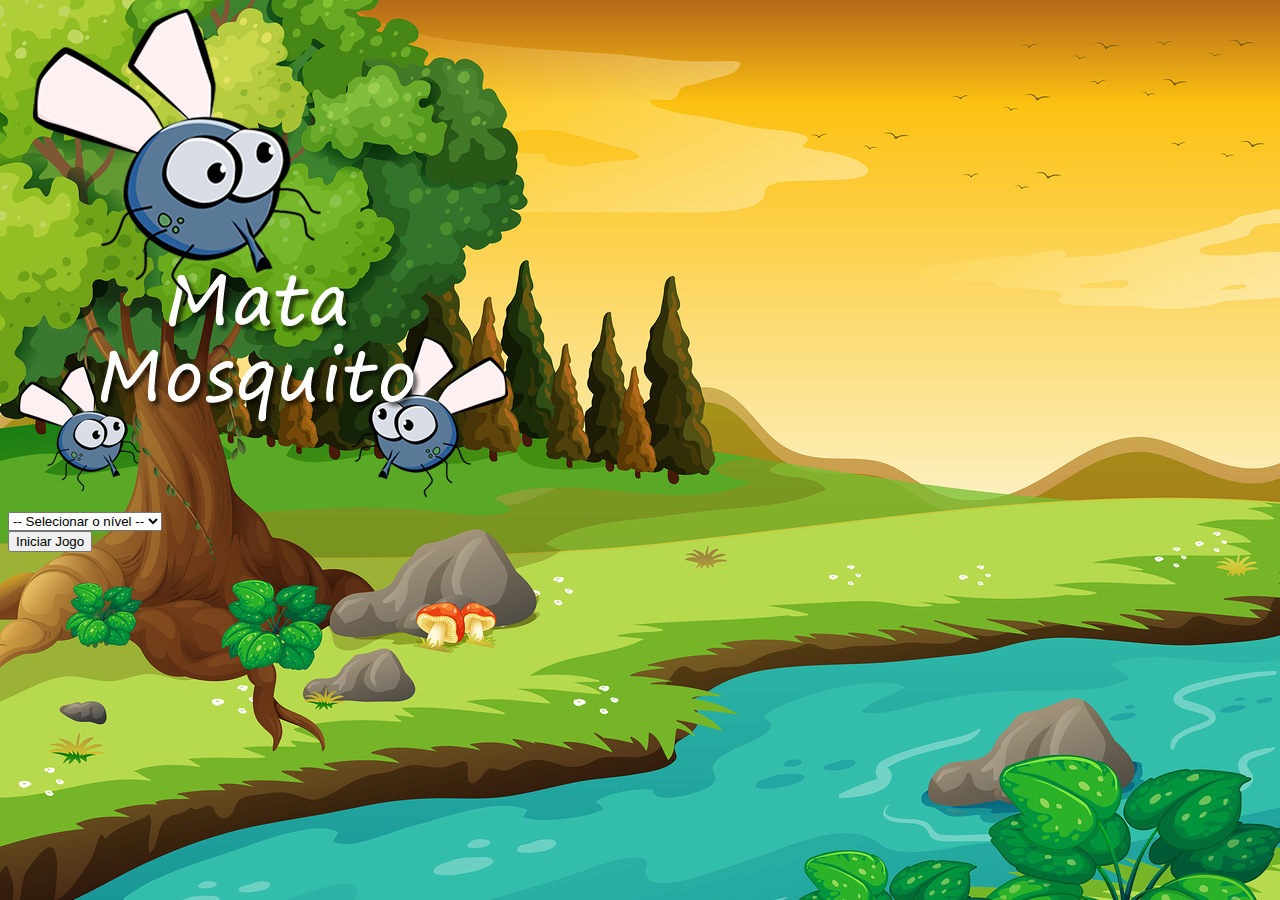
<file: index.html>
<!DOCTYPE html>
<html>
	<head>
		<meta charset="utf-8">
		<meta name="viewport" content="width=device-width, initial-scale=1">
		<title></title>

		<link href="https://cdn.jsdelivr.net/npm/bootstrap@5.3.0-alpha1/dist/css/bootstrap.min.css" rel="stylesheet" integrity="sha384-GLhlTQ8iRABdZLl6O3oVMWSktQOp6b7In1Zl3/Jr59b6EGGoI1aFkw7cmDA6j6gD" crossorigin="anonymous">
		<script src="https://cdn.jsdelivr.net/npm/bootstrap@5.3.0-alpha1/dist/js/bootstrap.bundle.min.js" integrity="sha384-w76AqPfDkMBDXo30jS1Sgez6pr3x5MlQ1ZAGC+nuZB+EYdgRZgiwxhTBTkF7CXvN" crossorigin="anonymous"></script>

		<link rel="stylesheet" type="text/css" href="estilo.css">

		

		<script>
			
			function iniciarJogo(){

				nivel = document.getElementById('nivel').value

				if(nivel === ''){

					alert("Selecione um nivel pra começar o jogo")
					return false
				}

				window.location.href = "app.html?" + nivel 
			}
		</script>

	</head>
	<body>

		<div class="container">
			<div class="row">
				<div class="col">
					<div class="d-flex justify-content-center">
						<img src="imagens/game.png">
					</div>

				</div> 
			</div>

			<div class="row">
				<div class="col">
					<div class="d-flex justify-content-center">
						<div class="mb-2"> 
							<select class="form-control" id="nivel">
								<option value="">-- Selecionar o nível --</option>
								<option value="Normal">Normal</option>
								<option value="Dificil">Dificil</option>
								<option value="hardcore">Hardcore</option>
							</select>	
						</div>
					</div>
				</div>
			</div>	 


			<div class="row">
				<div class="col">
					<div class="d-flex justify-content-center">
						<button type="Button" class="btn btn-danger btn-lg" onclick="iniciarJogo()">
							Iniciar Jogo
						</button> 
					</div>
					
				</div> 
			</div>
		</div>

	</body>
</html>
</file>
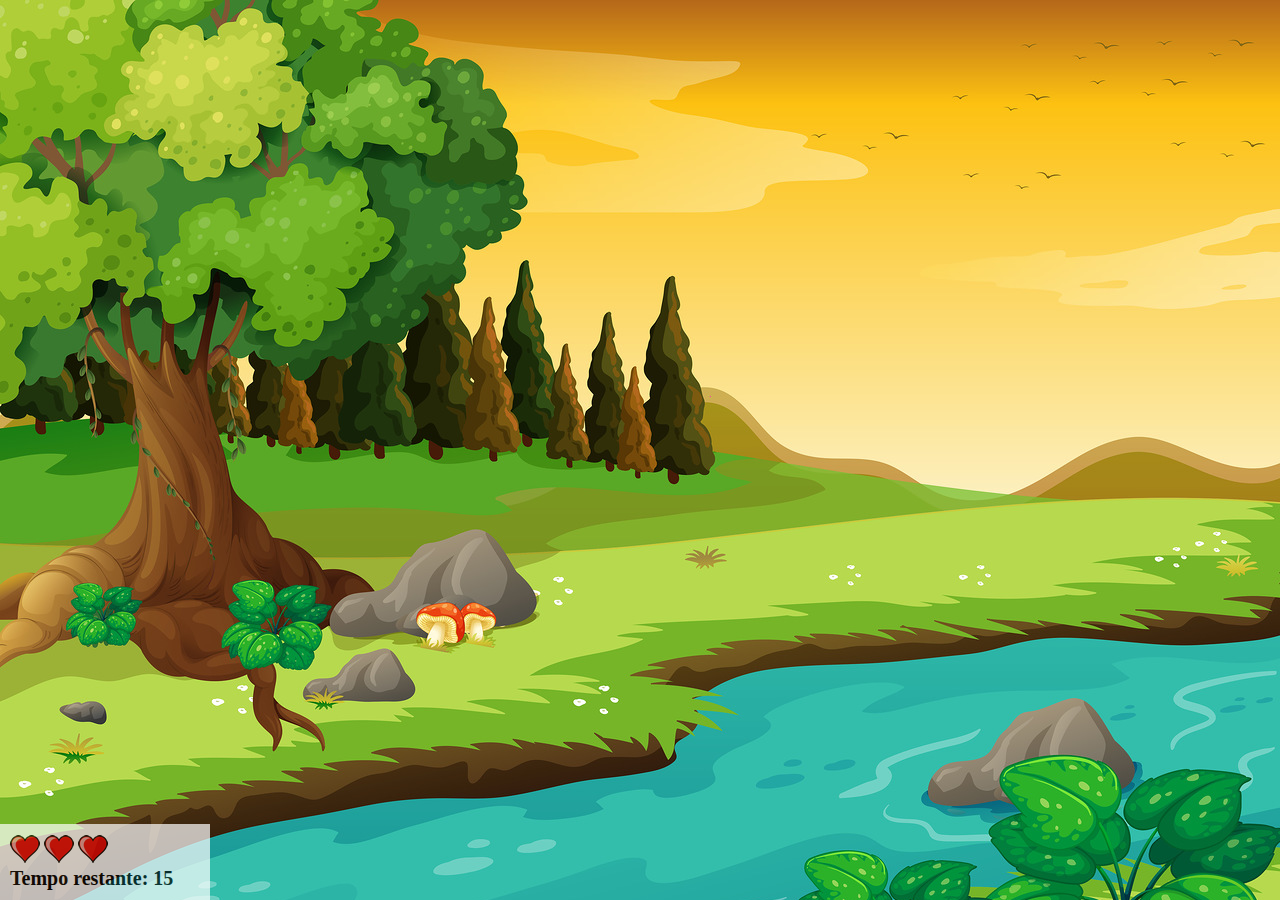
<file: app.html>
<!DOCTYPE html>
<html>
	<head>
		<meta charset="utf-8">
		<meta name="viewport" content="width=device-width, initial-scale=1">
		<title>Jogo mosquisto</title>
		<link rel="stylesheet" type="text/css" href="estilo.css">

		<script src="jogo.js"></script>	
	</head> 
	<body onresize="ajustaTamanho()">


		<div class="painel">
			<div class="vidas">
				<img id="v1" src="imagens/coracao_cheio.png"/>
				<img id="v2" src="imagens/coracao_cheio.png"/>
				<img id="v3" src="imagens/coracao_cheio	.png"/>
			</div>
			<div class="tempo">Tempo restante: <span id="cronometro"></span></div>
		</div>
		
		<script>	

			document.getElementById('cronometro').innerHTML = tempo

			var criaMosca = setInterval(function(){

				posicaoMosquisto()

			}, criaMosquitoTempo)
		</script>
	</body>
</html>
</file>
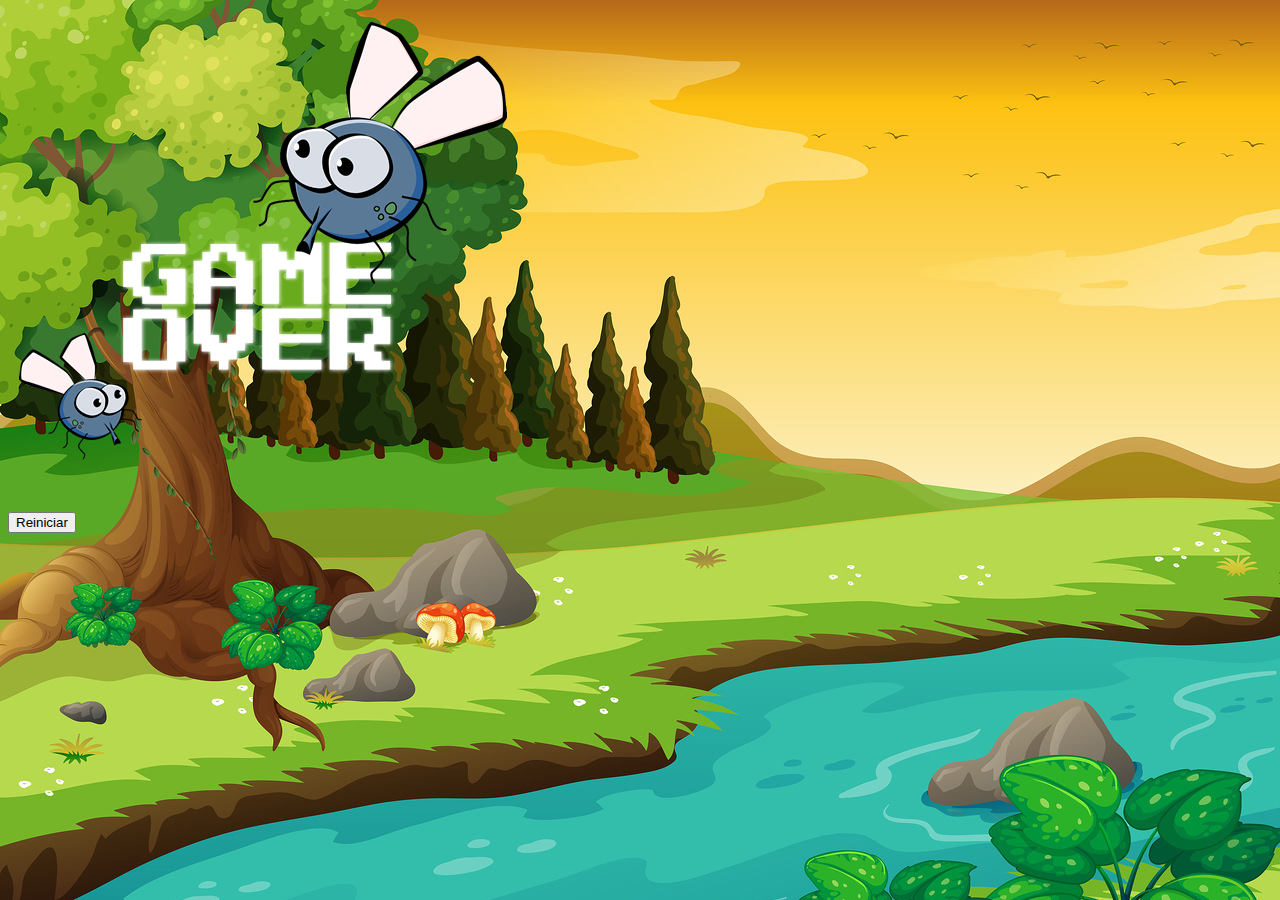
<file: fim_de_jogo.html>
<!DOCTYPE html>
<html>
	<head>
		<meta charset="utf-8">
		<meta name="viewport" content="width=device-width, initial-scale=1">
		<title></title>

		<link href="https://cdn.jsdelivr.net/npm/bootstrap@5.3.0-alpha1/dist/css/bootstrap.min.css" rel="stylesheet" integrity="sha384-GLhlTQ8iRABdZLl6O3oVMWSktQOp6b7In1Zl3/Jr59b6EGGoI1aFkw7cmDA6j6gD" crossorigin="anonymous">
		<script src="https://cdn.jsdelivr.net/npm/bootstrap@5.3.0-alpha1/dist/js/bootstrap.bundle.min.js" integrity="sha384-w76AqPfDkMBDXo30jS1Sgez6pr3x5MlQ1ZAGC+nuZB+EYdgRZgiwxhTBTkF7CXvN" crossorigin="anonymous"></script>

		<link rel="stylesheet" type="text/css" href="estilo.css">
	</head>
	<body>

		<div class="container">
			<div class="row">
				<div class="col">
					<div class="d-flex justify-content-center">
						<img src="imagens/game_over.png">
					</div>

				</div> 
			</div>

			<div class="row">
				<div class="col">
					<div class="d-flex justify-content-center">
						<button type="Button" class="btn btn-dark btn-lg" onclick="window.location.href = 'index.html'">
							Reiniciar 
						</button> 
					</div>
					
				</div> 
			</div>
		</div>

	</body>
</html>
</file>
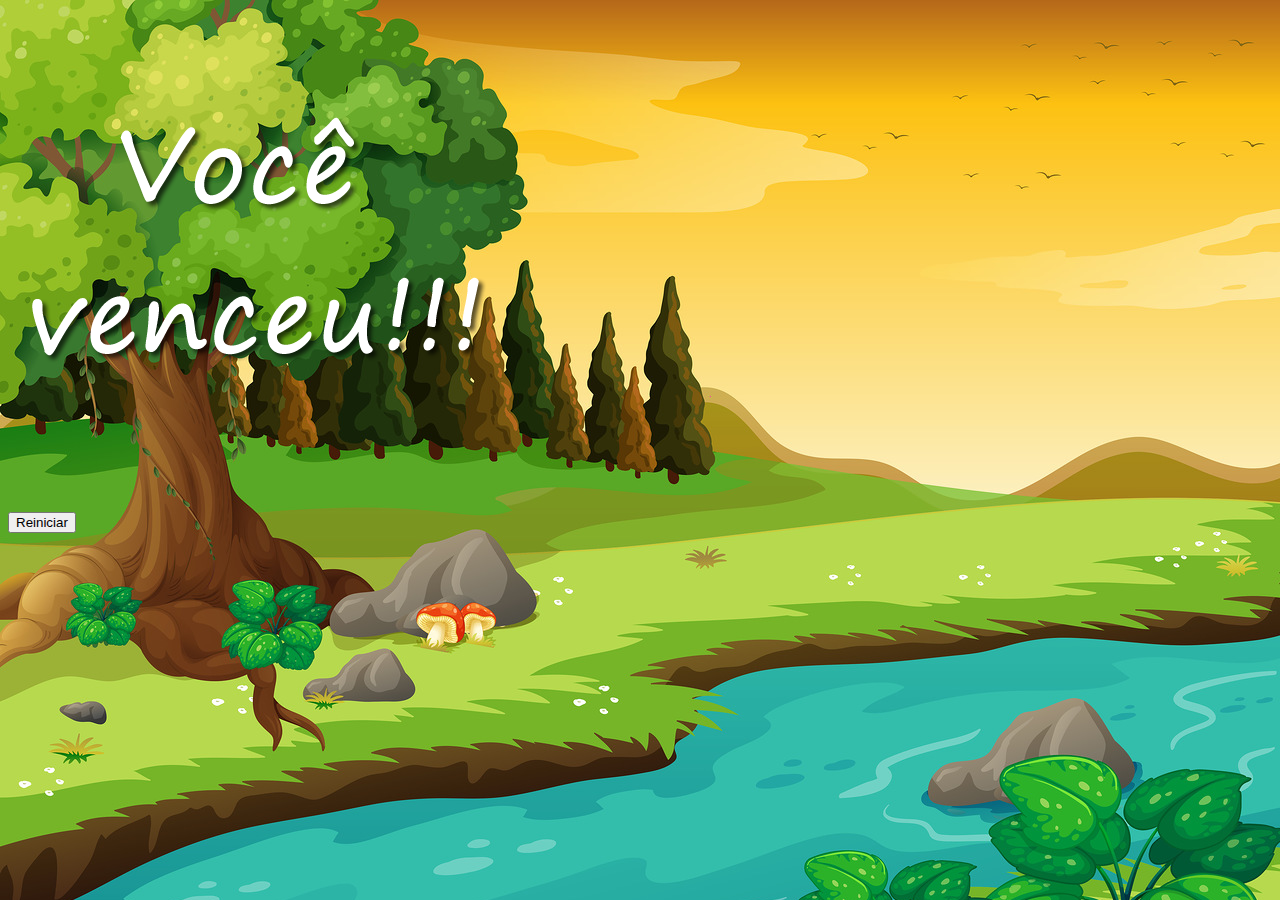
<file: vitoria.html>
<!DOCTYPE html>
<html>
	<head>
		<meta charset="utf-8">
		<meta name="viewport" content="width=device-width, initial-scale=1">
		<title></title>

		<link href="https://cdn.jsdelivr.net/npm/bootstrap@5.3.0-alpha1/dist/css/bootstrap.min.css" rel="stylesheet" integrity="sha384-GLhlTQ8iRABdZLl6O3oVMWSktQOp6b7In1Zl3/Jr59b6EGGoI1aFkw7cmDA6j6gD" crossorigin="anonymous">
		<script src="https://cdn.jsdelivr.net/npm/bootstrap@5.3.0-alpha1/dist/js/bootstrap.bundle.min.js" integrity="sha384-w76AqPfDkMBDXo30jS1Sgez6pr3x5MlQ1ZAGC+nuZB+EYdgRZgiwxhTBTkF7CXvN" crossorigin="anonymous"></script>

		<link rel="stylesheet" type="text/css" href="estilo.css">
	</head>
	<body>

		<div class="container">
			<div class="row">
				<div class="col">
					<div class="d-flex justify-content-center">
						<img src="imagens/vitoria.png">
					</div>

				</div> 
			</div>

			<div class="row">
				<div class="col">
					<div class="d-flex justify-content-center">
						<button type="Button" class="btn btn-dark btn-lg" onclick="window.location.href = 'index.html'">
							Reiniciar 
						</button> 
					</div>
					
				</div> 
			</div>
		</div>

	</body>
</html>
</file>
<file: estilo.css>
body{
	background-image: url(imagens/bg.jpg);
	background-repeat: no-repeat;
}

html{
	cursor: url(imagens/mata_mosca.png) 30 30, auto;
}

.mosquisto1{
	width: 50px;
	height: 50px;
}

.mosquisto2{
	width: 70px;
	height: 70px;
}

.mosquisto3{
	width: 90px;
	height: 9 0px;
}

.ladoA{
	transform: scaleX(1);
}

.ladoB{
	transform: scaleX(-1);
}

.painel{
	position: absolute;
	width: 190px;
	padding: 10px;
	left: 0px;
	bottom: 0px;
	border-top: solid 1px #fff;
	background-color: #fff;
	opacity: 0.7;
}

.vidas{
	float: left;
}

.tempo{
	float: left;
	font-size: 20px;
	font-weight: bold;
}
</file>
